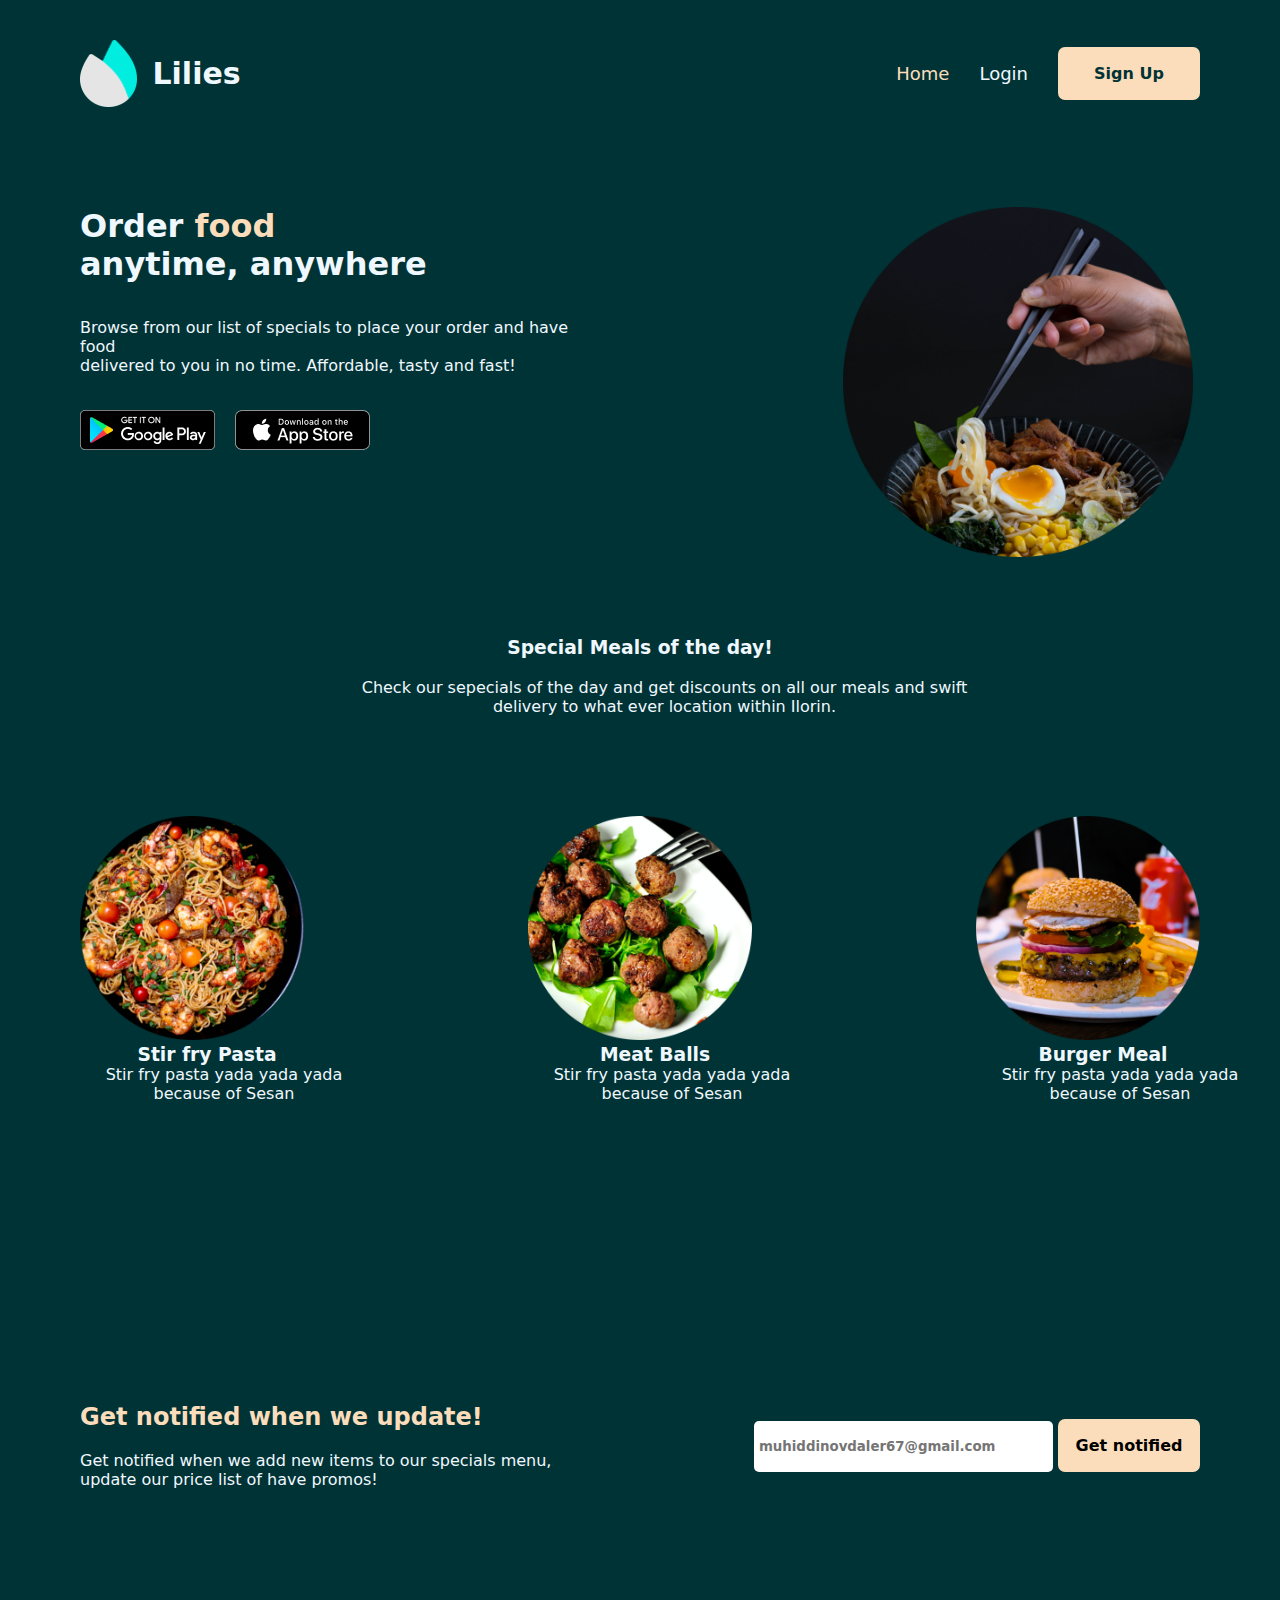
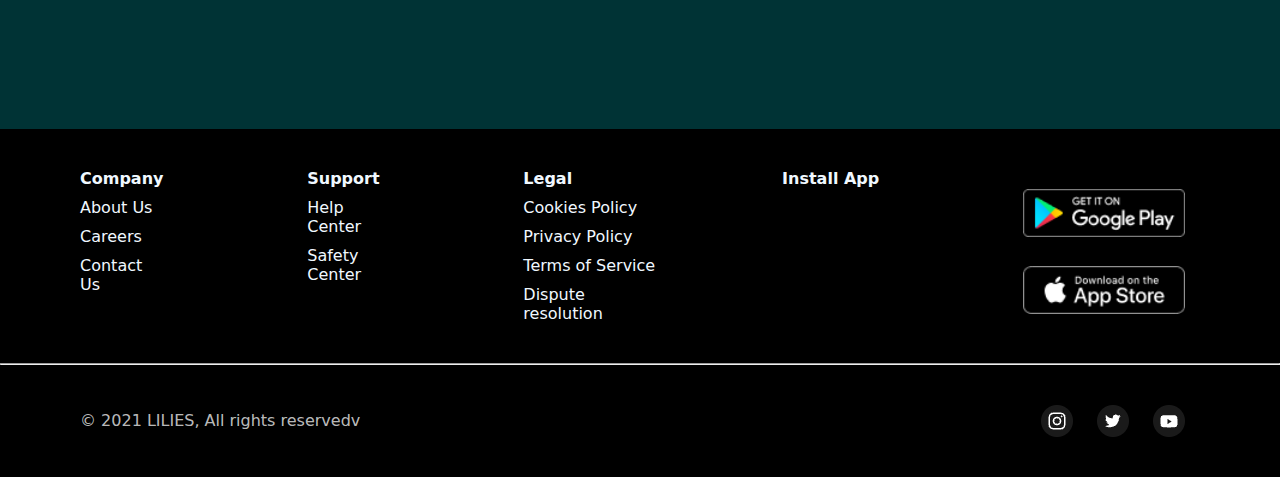
<file: Home_page/index.html>
<!DOCTYPE html>
<html lang="en">
<head>
    <meta charset="UTF-8">
    <meta name="viewport" content="width=device-width, initial-scale=1.0">
    <title>Lilies Food</title>
    <link rel="stylesheet" href="style.css">
</head>
<body>
   <div class="top2">
    <div class="head">
        <div style="display: flex; align-items: center; justify-content: space-between;">
            <img width="57.48px" src="Group 12.png" alt="">
            <h3 style="font-weight: bold; color: aliceblue; font-size: 30px;">Lilies</h3>
        </div>
        <div style="display: flex; align-items: center; justify-content: space-between;">
            <a class="a" href="dashboard.html" style="color: #FBDDBB;font-size: 18px; ">Home</a>
            <a class="a" href="login.html" style="font-size: 18px">Login</a>
            <button class="btn"><a class="btn_a" href="sinup.html">Sign Up</a></button>
        </div>
    </div>
    <div class="top">
        <div>
            <h1 style="width: 350px; margin-bottom:35px ">
                Order <span style="color: #FBDDBB;">food</span> anytime, anywhere
            </h1>
            <p style="width: 509px; margin-bottom: 35px; ">Browse from our list of specials to place your order and have food <br>delivered to you in no time. Affordable, tasty and fast!</p>
            <div>
                <img src="Google Play Badge.png" alt="two">
                <img src="App Store Badge.png" alt="one">
            </div>
        </div>
        <div style="max-width: 350px;display: flex;justify-content: center;align-items: center;">
            <img width="400px" src="bon-vivant-qom5MPOER-I-unsplash 1.png" alt="">
        </div>
    </div>
    <div style="text-align: center; margin-top: 80px;">
        <h3 style="margin-bottom: 20px;">Special Meals of the day!</h3>
        <p style="width: 609px; margin-left: 280px;">Check our sepecials of the day and get discounts on all our meals and swift delivery to what ever location within Ilorin.</p>
    </div>
    <div class="boxes">
        <div class="box">
            <img width="250px" src="bon-vivant-qom5MPOER-I-unsplash 2.png" alt="">
            <h3 style="text-align: center; margin-left: 30px;">Stir fry Pasta</h3>
            <p  style="width: 288px; text-align: center;">Stir fry pasta yada yada yada because of Sesan</p>
        </div>
        <div class="box">
            <img width="250px" src="bon-vivant-qom5MPOER-I-unsplash 3.png" alt="">
            <h3 style="text-align: center; margin-left: 30px;">Meat Balls</h3>
            <p  style="width: 288px; text-align: center;">Stir fry pasta yada yada yada because of Sesan</p>
        </div>
        <div class="box">
            <img width="250px" src="bon-vivant-qom5MPOER-I-unsplash 4.png" alt="">
            <h3 style="text-align: center; margin-left: 30px;">Burger Meal</h3>
            <p  style="width: 288px; text-align: center;">Stir fry pasta yada yada yada because of Sesan</p>
        </div>
    </div>
    <div class="centre">
        <div>
            <h2 style="color: #FBDDBB;">Get notified when we update!</h2>
            <p style="width: 531px; margin-top: 20px;">Get notified when we add new items to our specials menu, update our price list of have promos!</p>
        </div>
        <div>
            <form>
                <input type="text" placeholder="muhiddinovdaler67@gmail.com">
                <button class="btn">Get notified</button>
            </form>
        </div>
    </div>
   </div>
   <div class="bottom">
    <div style="display: flex; justify-content: space-between;">
        <div>
            <a   class="a" style="font-weight: bold;" href="">Company</a>
            <div style="width: 85px;">
                <span style="margin-top: 10px;">About Us</span>
                <span style="margin-top: 10px;">Careers</span>
                <span style="margin-top: 10px;">Contact Us</span>
            </div>
        </div>
        <div>
            <a class="a" style="font-weight: bold;" href="">Support</a>
            <div style="width: 95px;">
                <span style="margin-top: 10px;">Help Center</span>
                <span style="margin-top: 10px;">Safety Center</span>
            </div>
        </div>
        <div>
            <a   class="a" style="font-weight: bold;" href="">Legal</a>


<div style="width: 145px;">
                <span style="margin-top: 10px;">Cookies Policy</span>
                <span style="margin-top: 10px;">Privacy Policy</span>
                <span style="margin-top: 10px;">Terms of Service</span>
                <span style="margin-top: 10px;">Dispute resolution</span>
            </div>
        </div> 
            <a class="a" href="Install App" style="font-weight: bold;">Install App</a>
            <div style="display: grid;">
                <img style="margin-top: 20px;" width="162px" height="48px" src="Google Play Badge.png" alt="">
                <img style="margin-top: 20px;" width="162px" height="48px" src="App Store Badge.png" alt="">
            </div>
        </div>
    </div>
    
   </div>
   <div class="hr"><hr></div>
   <div class="bottom2">
    <p>© 2021 LILIES, All rights reservedv</p>
    <img src="Social Icons.png" alt="">
   </div>                                                                                                                                                                                                                                                                                                                                                                                                                                                                                                                                                                                                                                                                                                                                                                                                                                                                                                                                                                                                                                                    
</body>
</html>
</file>
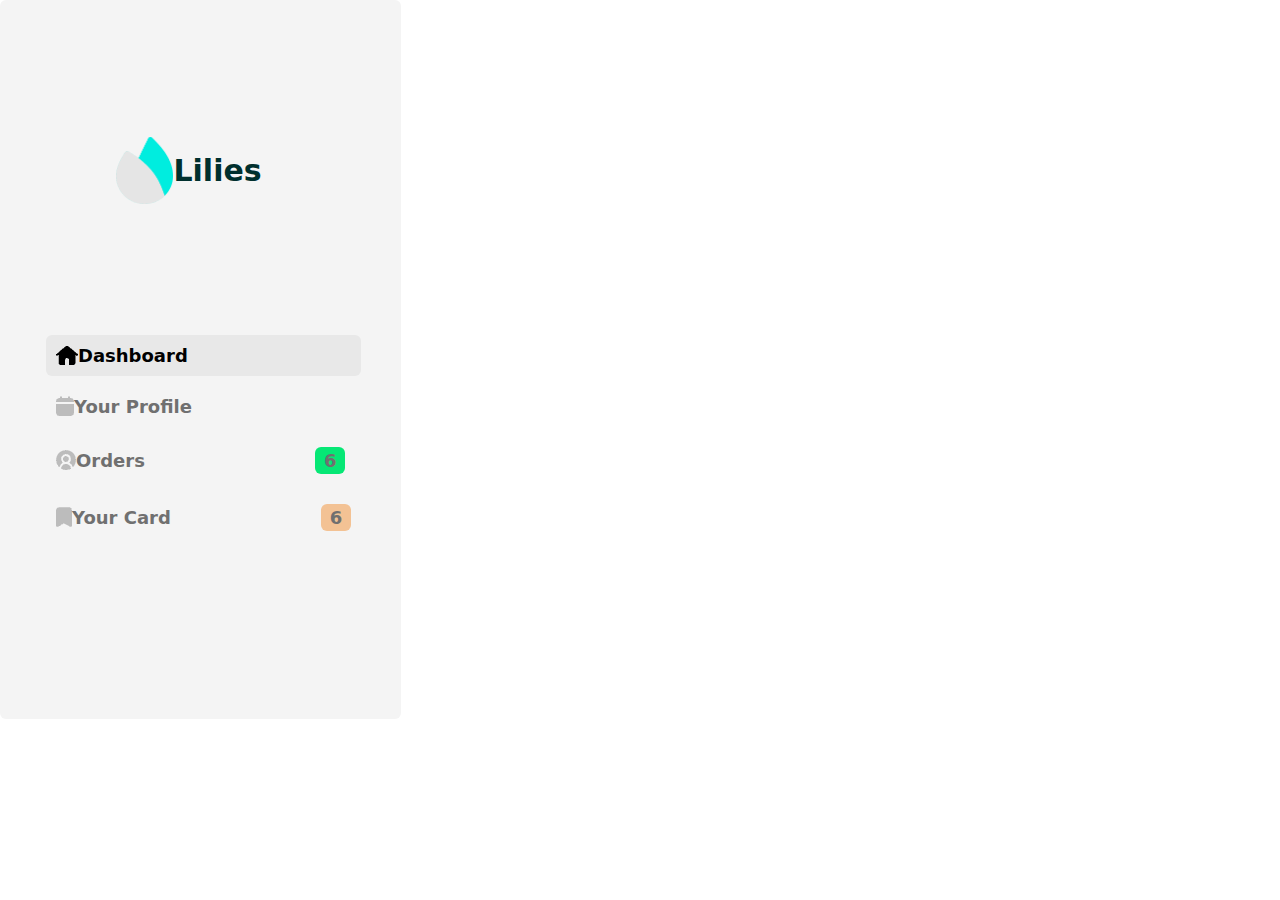
<file: Home_page/dashboard.html>
<!DOCTYPE html>
<html lang="en">
<head>
    <meta charset="UTF-8">
    <meta name="viewport" content="width=device-width, initial-scale=1.0">
    <link rel="stylesheet" href="dashboard.css">
    <title>Lilies Dashboard </title>
</head>
<body>
    <div class="container">
        <div class="account_info">
            <div class="logo" style="display: flex; align-items: center;">
                <img width="57.48px" src="Group 12.png" alt="">
                <h3 style="font-weight: bold; color: rgb(0, 48, 46); font-size: 30px;">Lilies</h3>
            </div>
            <div class="account_info_modules">
                <a href="" class="dashboard" style="color: black;"><img src="Vector-1.png" alt="">  Dashboard</a>
                <a href="" class="your_profile"><img src="Vector-2.png" alt="">  Your Profile</a>
                <a href="" class="orders"><img src="Vector-3.png" alt="">  Orders <p>6</p></a>
                <a href="" class="your_card"><img src="Vector.png" alt="">  Your Card <p>6</p></a>
            </div>
        </div>
    </div>
</body>
</html>
</file>
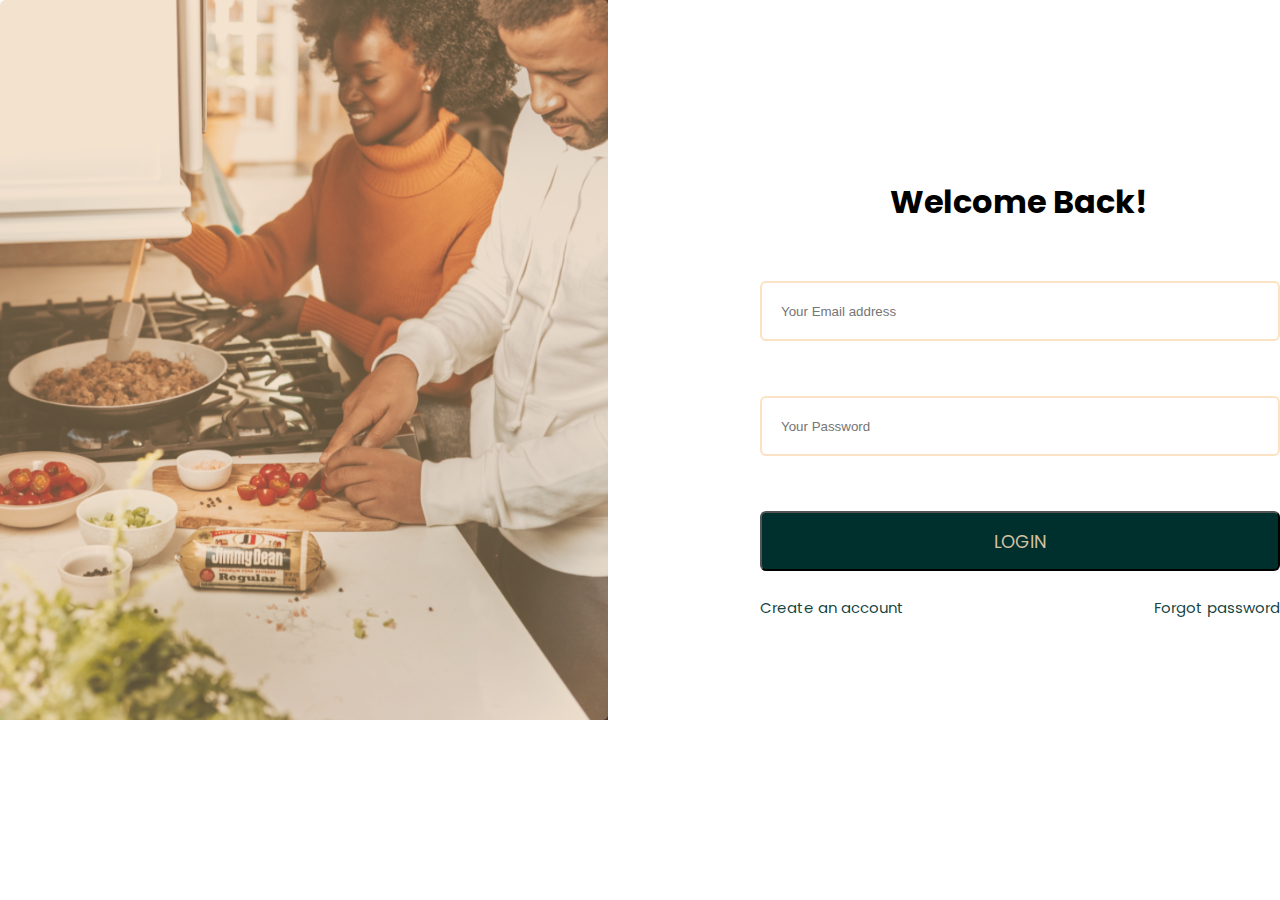
<file: Home_page/login.html>
<!DOCTYPE html>
<html lang="en">
<head>
    <meta charset="UTF-8">
    <meta name="viewport" content="width=device-width, initial-scale=1.0">
    <link rel="stylesheet" href="login.css">
    <link rel="preconnect" href="https://fonts.googleapis.com">
<link rel="preconnect" href="https://fonts.gstatic.com" crossorigin>
<link href="https://fonts.googleapis.com/css2?family=Poppins:ital,wght@0,100;0,200;0,300;0,400;0,500;0,600;0,700;0,800;0,900;1,100;1,200;1,300;1,400;1,500;1,600;1,700;1,800;1,900&display=swap" rel="stylesheet">
    <title>Lilies Food/Login-Page</title>
</head>
<body>
    <div class="container">
        <div class="background_frame"><img src="Group 13.png" alt=""></div>
        <div class="info_frame">
            <h1>Welcome Back!</h1>
            <div class="input_frame">
            <input type="text" placeholder="Your Email address">
            <input type="password" placeholder="Your Password">
            <button>LOGIN</button>
            <div class="under_info">
                <a href="sinup.html">Create an account</a>
                <a href="#">Forgot password</a>
            </div>
        </div>
        </div>
    </div>
</body>
</html>
</file>
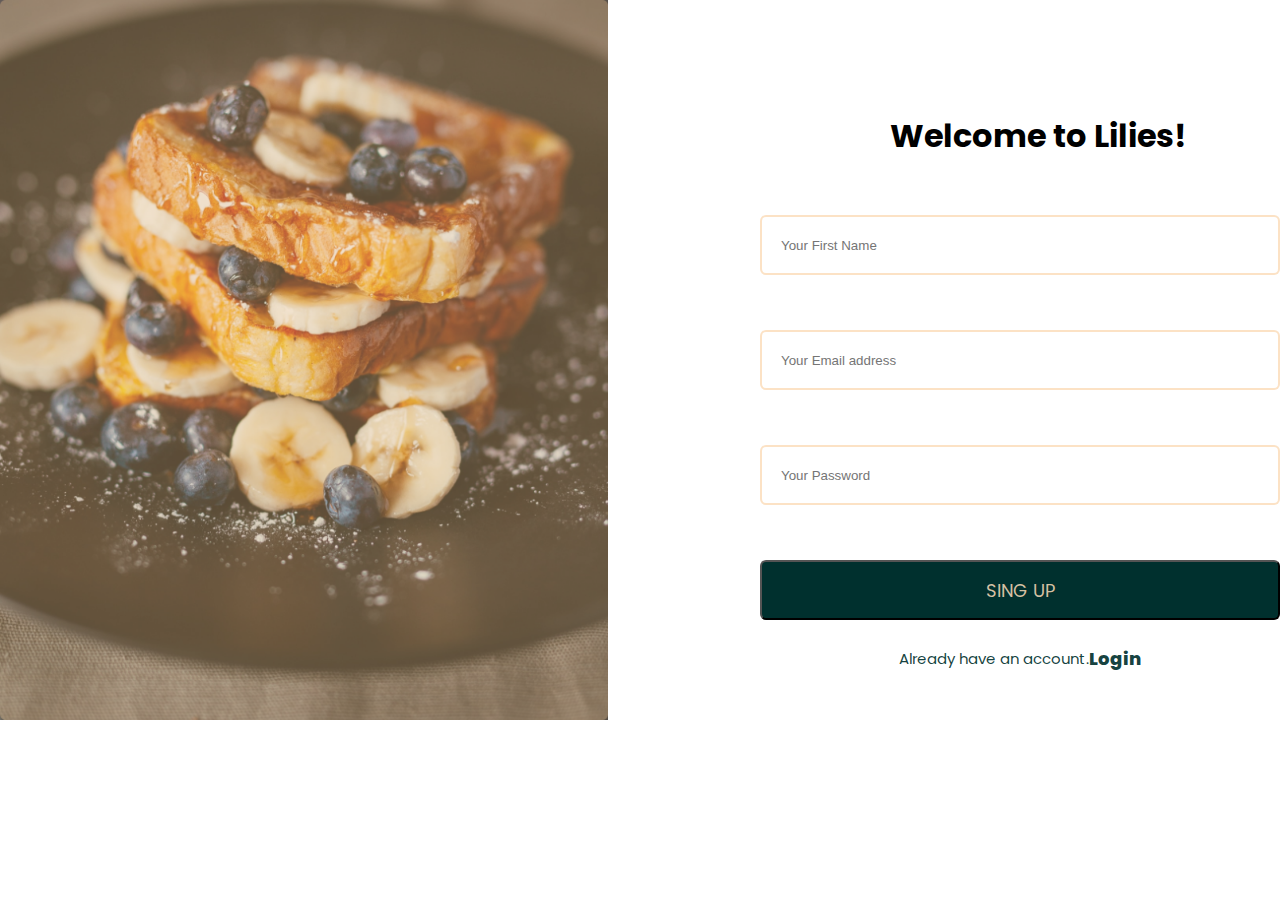
<file: Home_page/sinup.html>
<!DOCTYPE html>
<html lang="en">
<head>
    <meta charset="UTF-8">
    <meta name="viewport" content="width=device-width, initial-scale=1.0">
    <link rel="stylesheet" href="sinup.css">
    <link rel="preconnect" href="https://fonts.googleapis.com">
<link rel="preconnect" href="https://fonts.gstatic.com" crossorigin>
<link href="https://fonts.googleapis.com/css2?family=Poppins:ital,wght@0,100;0,200;0,300;0,400;0,500;0,600;0,700;0,800;0,900;1,100;1,200;1,300;1,400;1,500;1,600;1,700;1,800;1,900&display=swap" rel="stylesheet">
    <title>Lilies Food/Singup-Page</title>
</head>
<body>
    <div class="container">
        <div class="background_frame"><img src="Group 14.png" alt=""></div>
        <div class="info_frame">
            <h1>Welcome to Lilies!</h1>
            <div class="input_frame">
            <input type="text" placeholder="Your First Name">
            <input type="text" placeholder="Your Email address">
            <input type="password" placeholder="Your Password">
            <button>SING UP</button>
            <div class="under_info">
                <a href="#">Already have an account.</a>
                <a href="login.html" style="font-weight: 800;font-size: 18px;">Login</a>
            </div>
        </div>
        </div>
    </div>
</body>
</html>
</file>
<file: Home_page/style.css>
*, *::before, *::after {
    box-sizing: border-box;
    margin: 0;
    padding: 0;
    outline: none;
}
* {
    font-family: system-ui, -apple-system, BlinkMacSystemFont, 'Segoe UI', Roboto, Oxygen, Ubuntu,       Cantarell, 'Open Sans', 'Helvetica Neue', sans-serif;
}
html {
    scroll-behavior: smooth;
}
img {
    max-width: 100%;
    height: auto;
    margin-right:15px;
}
a, span, label {
    display: inline-block;
    text-decoration: none;
    color: aliceblue;
    transition: 0.5s all linear;
}
.a:hover {
    color: #FBDDBB;
}
.a {
    margin-right: 30px;
}
.btn {
    cursor:pointer;
    font-weight: bold;
    padding: 10px;
    width: 142px;
    height: 53px;
    border: none;
    background-color: #FBDDBB;
    border-radius: 7px;
    font-size: 16px;
}
.btn_a{
    color:rgb(0, 51, 53);
}
.head {
    display: flex;
    align-items: center;
    justify-content: space-between;
}
.top {
    margin-top: 100px;
    display: flex;
    justify-content: space-between;
    color: aliceblue;
}
.top2 {
    background-color: rgb(0, 51, 53);
    padding: 40px 80px 40px 80px;
    color: aliceblue;
}
.box {
    width: 20%;
}
.boxes {
    margin-top:100px;
    display: flex;
    flex-wrap: wrap;
    justify-content: space-between;
}
.centre {
    margin-top: 300px;
    display: flex;
    flex-wrap: wrap;
    justify-content: space-between;
    align-items: center;
    margin-bottom: 200px;
}
input {
    padding: 5px;
    font-weight: bold;
    border-radius: 5px;
    border: none;
    height: 51px;
    width: 299px;
}
.bottom {
    padding: 40px 80px 40px 80px;
    background-color: black;
    color: aliceblue;
}
.hr {
    margin: 0;
    padding: 0;
    width: 100%;
}
.bottom2{
    padding: 40px 80px 40px 80px;
    display: flex;
    justify-content: space-between;
    align-items: center;
    background-color: black;
}
.bottom2 p{
    color: rgba(255, 255, 255, 0.74);
}
</file>
<file: Home_page/dashboard.css>
*, *::before, *::after {
    box-sizing: border-box;
    margin: 0;
    padding: 0;
    outline: none;
}
* {
    font-family: system-ui, -apple-system, BlinkMacSystemFont, 'Segoe UI', Roboto, Oxygen, Ubuntu,       Cantarell, 'Open Sans', 'Helvetica Neue', sans-serif;
}
.container{
    display: flex;
}
.account_info{
    background-color: rgb(244, 244, 244);
    border-radius: 6px;
    display: flex;
    flex-direction: column;
    padding:125px 40px 178px 46px;
}
.logo{
    padding: 12px 80px 121px 70px;
}
.account_info_modules{
    display: flex;
    flex-direction: column;
}
.account_info_modules a{
    margin-top: 10px;
    padding: 16px 15px 107px 15px;
    text-decoration: none;
    color: rgb(112, 112, 112);
    padding: 10px;
    display: flex;
    font-size: 18px;
    font-weight: 700;
    align-items: center;
}
.dashboard{
    background-color: rgb(232, 232, 232);
    border-radius: 6px;
}
.orders p{
    padding: 3px 9px;
    margin-left: 170px;
    background: rgb(6, 231, 117);
    border-radius: 6px;
}
.your_card p{
    padding: 3px 9px;
    margin-left: 150px;
    background:rgb(243, 194, 148);
    border-radius: 6px;
}
</file>
<file: Home_page/login.css>
*{
    padding: 0;
    margin: 0;
    box-sizing: border-box;
}
.container{
    display: flex;
    padding: 0;
    margin: 0;
}
.background_frame img{
    padding: 0;
    margin: 0;
    width: 80%;
    height: 100%;
}
.info_frame h1{
    font-family: Poppins;
    padding-top: 178px;
    padding-left: 130px;
    display: flex;
    align-items: center;
}
.input_frame{
    display: flex;
    flex-direction: column;
}
.input_frame input{
    padding: 19px;
    height: 60px;
    width: 520px;
    border: 2px solid rgba(251, 221, 187, 0.846);
    border-radius: 6px;
    margin-top: 55px;
}
button{
    height: 60px;
    width: 520px;
    font-family: Poppins;
    font-size: 18px;
    background-color: rgb(0, 48, 46);
    color: rgba(251, 221, 187, 0.849);
    border-radius: 6px;
    margin-top: 55px;
}
button:hover{
    background-color: rgba(0, 90, 87, 0.853);
    transition: 870ms ease-in-out;
}
.under_info{
    display: flex;
    align-items: center;justify-content: space-between;
    margin-top: 25px;
}
.under_info a{
    text-decoration: none;
    font-family: Poppins;
    font-size: 15px;
    color: rgba(0, 48, 46, 0.91);
}
</file>
<file: Home_page/sinup.css>
*{
    padding: 0;
    margin: 0;
    box-sizing: border-box;
}
.container{
    display: flex;
    padding: 0;
    margin: 0;
}
.background_frame img{
    padding: 0;
    margin: 0;
    width: 80%;
    height: 100%;
}
.info_frame h1{
    font-family: Poppins;
    padding-top: 112px;
    padding-left: 130px;
    display: flex;
    align-items: center;
}
.input_frame{
    display: flex;
    flex-direction: column;
}
.input_frame input{
    padding: 19px;
    height: 60px;
    width: 520px;
    border: 2px solid rgba(251, 221, 187, 0.846);
    border-radius: 6px;
    margin-top: 55px;
}
button{
    height: 60px;
    width: 520px;
    font-family: Poppins;
    font-size: 18px;
    background-color: rgb(0, 48, 46);
    color: rgba(251, 221, 187, 0.849);
    border-radius: 6px;
    margin-top: 55px;
}
button:hover{
    background-color: rgba(0, 90, 87, 0.853);
    transition: 870ms ease-in-out;
}
.under_info{
    display: flex;
    align-items: center;
    justify-content: center;
    margin-top: 25px;
}
.under_info a{
    text-decoration: none;
    font-family: Poppins;
    font-size: 15px;
    color: rgba(0, 48, 46, 0.91);
}
</file>
